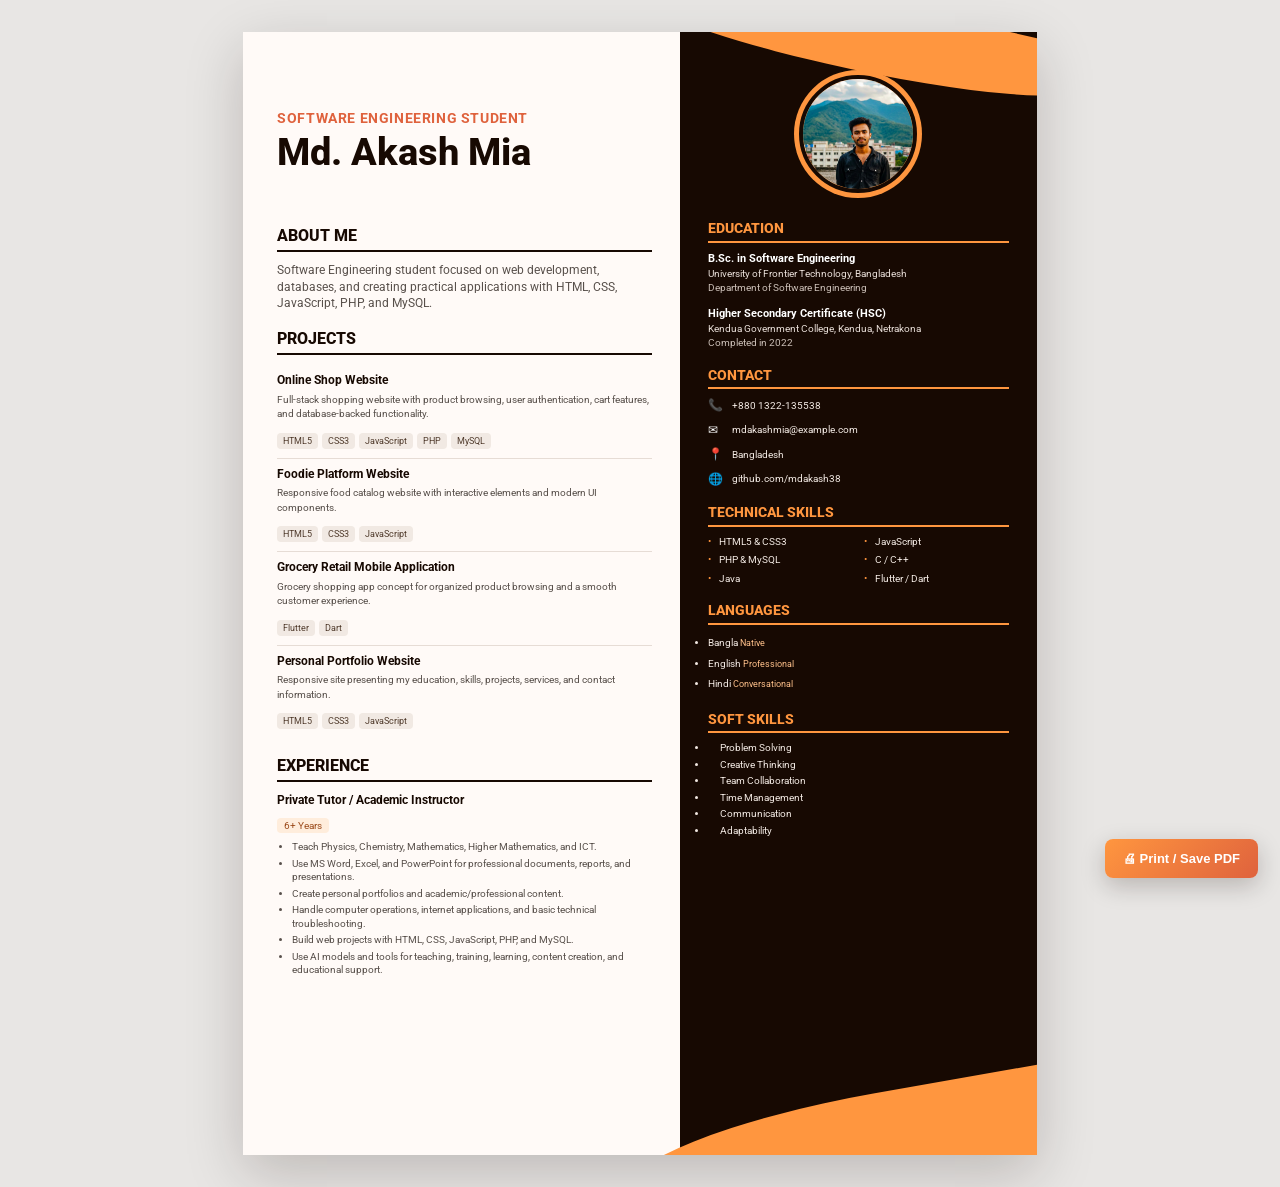
<file: cv.html>
<!DOCTYPE html>
<html lang="en">
<head>
    <meta charset="UTF-8">
    <meta name="viewport" content="width=device-width, initial-scale=1.0">
    <title>Md. Akash Mia | CV</title>
    <link rel="stylesheet" href="cv.css">
</head>

<body>

<div class="cv-container">

    <!-- LEFT CONTENT -->
    <main class="cv-main">

        <!-- PROFILE -->
        <section class="profile">
            <p class="small-title">SOFTWARE ENGINEERING STUDENT</p>

            <h1>Md. Akash Mia</h1>

        </section>


        <!-- ABOUT -->
        <section class="section">
            <h2>About Me</h2>

            <p>
                Software Engineering student focused on web development,
                databases, and creating practical applications with HTML,
                CSS, JavaScript, PHP, and MySQL.
            </p>
        </section>


        <!-- PROJECTS -->
        <section class="section">
            <h2>Projects</h2>

            <!-- PROJECT 1 -->
            <div class="project">
                <h3>Online Shop Website</h3>

                <p>
                    Full-stack shopping website with product browsing,
                    user authentication, cart features, and database-backed
                    functionality.
                </p>

                <div class="tags">
                    <span>HTML5</span>
                    <span>CSS3</span>
                    <span>JavaScript</span>
                    <span>PHP</span>
                    <span>MySQL</span>
                </div>
            </div>


            <!-- PROJECT 2 -->
            <div class="project">
                <h3>Foodie Platform Website</h3>

                <p>
                    Responsive food catalog website with interactive
                    elements and modern UI components.
                </p>

                <div class="tags">
                    <span>HTML5</span>
                    <span>CSS3</span>
                    <span>JavaScript</span>
                </div>
            </div>


            <!-- PROJECT 3 -->
            <div class="project">
                <h3>Grocery Retail Mobile Application</h3>

                <p>
                    Grocery shopping app concept for organized product
                    browsing and a smooth customer experience.
                </p>

                <div class="tags">
                    <span>Flutter</span>
                    <span>Dart</span>
                </div>
            </div>


            <!-- PROJECT 4 -->
            <div class="project">
                <h3>Personal Portfolio Website</h3>

                <p>
                    Responsive site presenting my education, skills,
                    projects, services, and contact information.
                </p>

                <div class="tags">
                    <span>HTML5</span>
                    <span>CSS3</span>
                    <span>JavaScript</span>
                </div>
            </div>

        </section>


        <!-- TEACHING EXPERIENCE -->
        <section class="section">
            <h2>Experience</h2>

            <div class="experience">
                <div class="experience-header">
                    <h3>Private Tutor / Academic Instructor</h3>
                    <span>6+ Years</span>
                </div>

                <ul class="experience-details">
                    <li>Teach Physics, Chemistry, Mathematics, Higher Mathematics, and ICT.</li>
                    <li>Use MS Word, Excel, and PowerPoint for professional documents, reports, and presentations.</li>
                    <li>Create personal portfolios and academic/professional content.</li>
                    <li>Handle computer operations, internet applications, and basic technical troubleshooting.</li>
                    <li>Build web projects with HTML, CSS, JavaScript, PHP, and MySQL.</li>
                    <li>Use AI models and tools for teaching, training, learning, content creation, and educational support.</li>
                </ul>
            </div>
        </section>

    </main>


    <!-- RIGHT SIDEBAR -->
    <aside class="sidebar">

        <!-- PHOTO -->
        <div class="photo-box">
           <img src="akash.jpg" alt="Md. Akash Mia">
        </div>

        <!-- EDUCATION -->
        <section class="side-section">
            <h2>Education</h2>

            <div class="education-item">
                <h3>B.Sc. in Software Engineering</h3>
                <p>University of Frontier Technology, Bangladesh</p>
                <span>Department of Software Engineering</span>
            </div>

            <div class="education-item">
                <h3>Higher Secondary Certificate (HSC)</h3>
                <p>Kendua Government College, Kendua, Netrakona</p>
                <span>Completed in 2022</span>
            </div>
        </section>


        <!-- CONTACT -->
        <section class="side-section">
            <h2>Contact</h2>

            <div class="contact-item">
                <span>📞</span>
                <p>+880 1322-135538</p>
            </div>

            <div class="contact-item">
                <span>✉</span>
                <p>mdakashmia@example.com</p>
            </div>

            <div class="contact-item">
                <span>📍</span>
                <p>Bangladesh</p>
            </div>

            <div class="contact-item">
                <span>🌐</span>
                <p>github.com/mdakash38</p>
            </div>
        </section>


        <!-- TECHNICAL SKILLS -->
        <section class="side-section">
            <h2>Technical Skills</h2>

            <ul class="skills-list">
                <li>HTML5 &amp; CSS3</li>
                <li>JavaScript</li>
                <li>PHP &amp; MySQL</li>
                <li>C / C++</li>
                <li>Java</li>
                <li>Flutter / Dart</li>
            </ul>
        </section>


        <!-- LANGUAGES -->
        <section class="side-section">
            <h2>Languages</h2>

            <ul class="language-list">
                <li>Bangla <span>Native</span></li>
                <li>English <span>Professional</span></li>
                <li>Hindi <span>Conversational</span></li>
            </ul>
        </section>


        <!-- SOFT SKILLS -->
        <section class="side-section">
            <h2>Soft Skills</h2>

            <ul class="simple-list">
                <li>Problem Solving</li>
                <li>Creative Thinking</li>
                <li>Team Collaboration</li>
                <li>Time Management</li>
                <li>Communication</li>
                <li>Adaptability</li>
            </ul>
        </section>


    </aside>

</div>


<!-- DOWNLOAD BUTTON -->
<button id="printCV" class="print-btn">
    🖨 Print / Save PDF
</button>
    <script src="cv.js"></script>

</body>
</html>
</file>
<file: cv.css>
@import url('https://fonts.googleapis.com/css2?family=Roboto:wght@400;500;600;700;800&display=swap');

* {
    box-sizing: border-box;
    margin: 0;
    padding: 0;
}

:root {
    --orange: #ff963f;
    --rust: #df623d;
    --ink: #170902;
    --paper: #fffaf7;
    --muted: #58504b;
}

body {
    background: #e8e6e4;
    color: var(--ink);
    font-family: 'Roboto', Arial, sans-serif;
    line-height: 1.45;
    padding: 32px 16px;
}

.cv-container {
    width: min(100%, 210mm);
    min-height: 297mm;
    margin: 0 auto;
    display: grid;
    grid-template-columns: 55% 45%;
    overflow: hidden;
    background: var(--paper);
    box-shadow: 0 18px 55px rgba(23, 9, 2, 0.2);
    isolation: isolate;
    position: relative;
}

.cv-main,
.sidebar {
    min-width: 0;
    position: relative;
    z-index: 1;
}

.cv-main {
    padding: 38px 28px 34px 34px;
}

.profile {
    padding: 38px 0 18px;
    margin-bottom: 22px;
    border: 0;
}

.small-title {
    color: var(--rust);
    font-size: 14px;
    font-weight: 700;
    letter-spacing: 0.6px;
    margin: 0 0 3px;
}

.profile h1 {
    color: var(--ink);
    font-size: clamp(30px, 4vw, 38px);
    font-weight: 800;
    line-height: 1.12;
    margin: 0 0 12px;
}

.section {
    margin-top: 17px;
    break-inside: avoid;
}

.section h2,
.side-section h2 {
    border-bottom: 2px solid currentColor;
    font-size: 16px;
    font-weight: 800;
    line-height: 1.2;
    margin-bottom: 10px;
    padding-bottom: 5px;
    text-transform: uppercase;
}

.section h2 {
    color: var(--ink);
}

.section p {
    color: var(--muted);
    font-size: 11.5px;
    margin-bottom: 8px;
}

.project {
    border: 0;
    border-radius: 0;
    border-bottom: 1px solid #e6dcd5;
    margin: 0;
    padding: 7px 0 8px;
}

.project:last-child {
    border-bottom: 0;
}

.project h3,
.experience h3 {
    color: var(--ink);
    font-size: 12px;
    font-weight: 700;
    margin-bottom: 3px;
}

.project p {
    font-size: 10px;
    margin-bottom: 5px;
}

.tags {
    gap: 5px;
}

.tags span {
    background: #f1e9e3;
    border-radius: 4px;
    color: #503b2c;
    font-size: 9px;
    padding: 3px 6px;
}

.experience {
    border: 0;
    border-radius: 0;
    padding: 0;
}

.experience-header {
    align-items: baseline;
    justify-content: flex-start;
}

.experience-header span {
    background: #ffeddc;
    border-radius: 4px;
    color: #9e4e1f;
    font-size: 10px;
    padding: 2px 7px;
}

.experience-details {
    color: var(--muted);
    font-size: 10px;
    line-height: 1.35;
    margin: 5px 0 0 15px;
}

.experience-details li {
    margin-bottom: 3px;
}

.sidebar {
    background: var(--ink);
    color: #fff;
    padding: 26px 28px 24px;
}

.sidebar::before,
.sidebar::after {
    content: "";
    height: 72px;
    left: -60px;
    pointer-events: none;
    position: absolute;
    right: -60px;
    z-index: -1;
}

.sidebar::before {
    background: var(--orange);
    border-radius: 0 0 55% 42%;
    top: -34px;
    transform: rotate(13deg);
}

.sidebar::after {
    background: var(--orange);
    border-radius: 55% 0 0 0;
    bottom: -42px;
    height: 100px;
    transform: rotate(-10deg);
}

.photo-box {
    background: var(--orange);
    border-radius: 50%;
    height: 128px;
    margin: 12px auto 22px;
    padding: 5px;
    width: 128px;
}

.photo-box img {
    border: 4px solid var(--ink);
    border-radius: 50%;
    display: block;
    height: 100%;
    object-fit: cover;
    width: 100%;
}

.side-section {
    margin-bottom: 16px;
    break-inside: avoid;
}

.side-section h2 {
    border-bottom-color: var(--orange);
    color: var(--orange);
    font-size: 14px;
    margin-bottom: 8px;
    padding-bottom: 4px;
}

.education-item {
    margin-bottom: 10px;
}

.education-item h3 {
    color: #fff;
    font-size: 11px;
    font-weight: 700;
}

.education-item p,
.education-item span {
    color: #e7ddd7;
    display: block;
    font-size: 10px;
}

.education-item span {
    color: #c9bdb5;
}

.contact-item {
    display: flex;
    align-items: center;
    gap: 8px;
    margin-bottom: 7px;
}

.contact-item span {
    flex: 0 0 16px;
    font-size: 12px;
    width: 16px;
}

.contact-item p {
    color: #f1e8e2;
    font-size: 10px;
    margin: 0;
    overflow-wrap: anywhere;
}

.skills-list {
    display: grid;
    gap: 4px 12px;
    grid-template-columns: repeat(2, minmax(0, 1fr));
    list-style: none;
}

.skills-list li {
    color: #f1e8e2;
    font-size: 10px;
    padding-left: 11px;
    position: relative;
}

.skills-list li::before {
    color: var(--orange);
    content: "•";
    left: 0;
    position: absolute;
}

.language-list li {
    border: 0;
    color: #f1e8e2;
    font-size: 10px;
    padding: 3px 0;
}

.language-list span {
    color: #ffc18b;
    font-size: 9px;
}

.simple-list li {
    color: #f1e8e2;
    font-size: 10px;
    margin-bottom: 2px;
    padding-left: 12px;
}

.simple-list li::before {
    color: var(--orange);
}

.print-btn {
    background: linear-gradient(135deg, var(--orange), var(--rust));
    border: 0;
    border-radius: 8px;
    bottom: 22px;
    box-shadow: 0 8px 25px rgba(23, 9, 2, 0.22);
    color: #fff;
    cursor: pointer;
    font-size: 13px;
    font-weight: 700;
    padding: 12px 18px;
    position: fixed;
    right: 22px;
    transition: transform 0.2s ease;
}

.print-btn:hover {
    transform: translateY(-2px);
}

@media (max-width: 700px) {
    body {
        padding: 0;
    }

    .cv-container {
        grid-template-columns: 1fr;
        min-height: 0;
        width: 100%;
    }

    .sidebar {
        grid-row: 1;
        padding: 25px 28px;
    }

    .cv-main {
        padding: 18px 28px 34px;
    }

    .profile {
        padding-top: 15px;
    }

    .photo-box {
        height: 112px;
        margin: 5px auto 23px;
        width: 112px;
    }

    .sidebar::before,
    .sidebar::after {
        display: none;
    }
}

@media print {
    @page {
        size: A4;
        margin: 0;
    }

    body {
        background: #fff;
        padding: 0;
        print-color-adjust: exact;
        -webkit-print-color-adjust: exact;
    }

    .cv-container {
        box-shadow: none;
        margin: 0;
        width: 210mm;
    }

    .print-btn {
        display: none;
    }

    .project {
        break-inside: avoid;
    }
}
</file>
